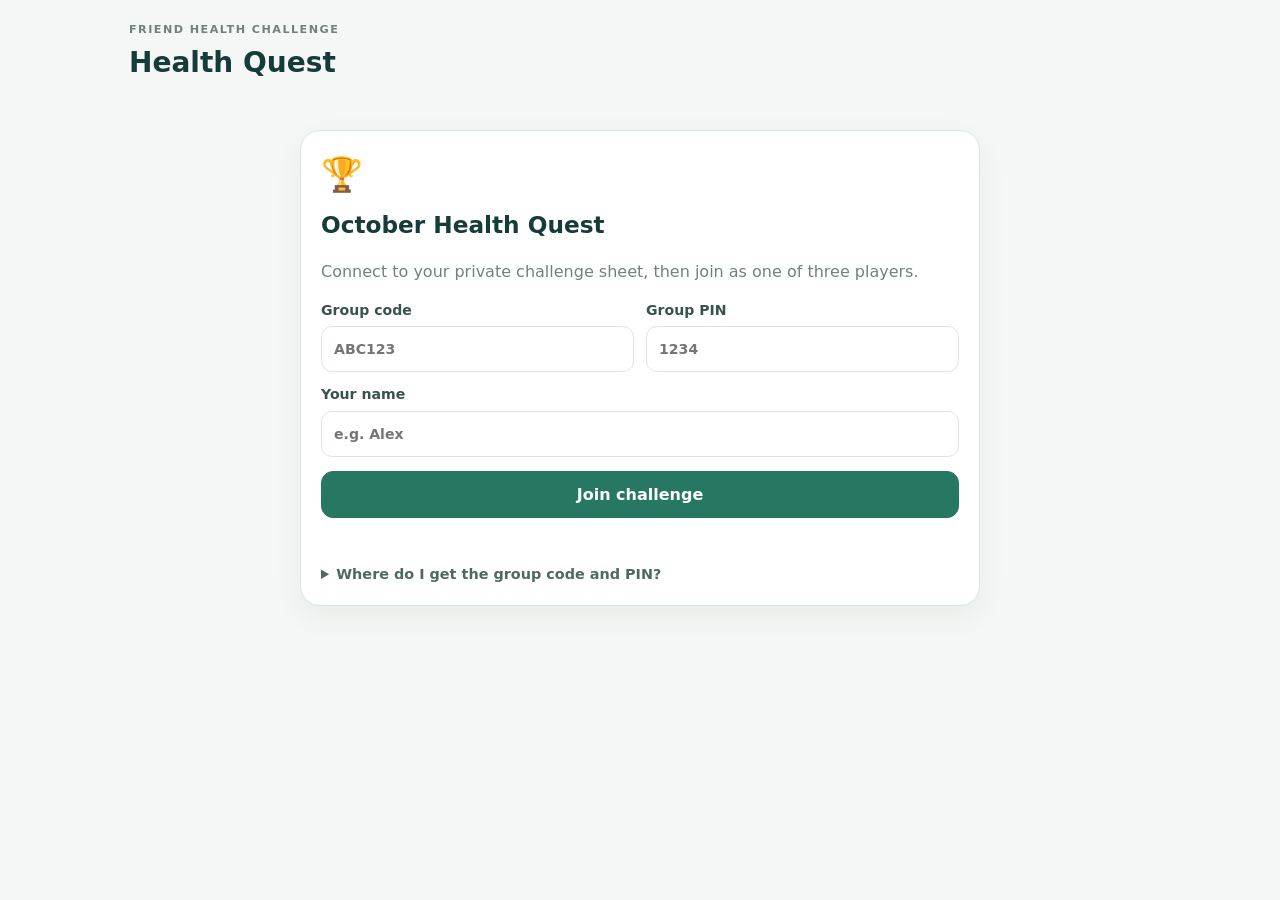
<file: index.html>
<!doctype html>
<html lang="en">
<head>
  <meta charset="utf-8">
  <meta name="viewport" content="width=device-width, initial-scale=1, viewport-fit=cover">
  <meta name="theme-color" content="#143b37">
  <meta name="apple-mobile-web-app-capable" content="yes">
  <meta name="apple-mobile-web-app-status-bar-style" content="default">
  <title>Health Quest</title>
  <link rel="manifest" href="manifest.webmanifest">
  <link rel="stylesheet" href="styles.css?v=7">
</head>
<body>
  <div class="app-shell">
    <header class="topbar">
      <div>
        <div class="eyebrow">FRIEND HEALTH CHALLENGE</div>
        <h1>Health Quest</h1>
      </div>
      <button id="logoutBtn" class="text-button hidden">Switch player</button>
    </header>

    <main>
      <section id="connectView" class="card intro-card">
        <div class="hero-icon">🏆</div>
        <h2>October Health Quest</h2>
        <p>Connect to your private challenge sheet, then join as one of three players.</p>

        <div class="field-grid">
          <label>
            Group code
            <input id="groupCode" maxlength="8" autocomplete="off" placeholder="ABC123">
          </label>
          <label>
            Group PIN
            <input id="groupPin" inputmode="numeric" maxlength="8" autocomplete="off" placeholder="1234">
          </label>
        </div>

        <label>
          Your name
          <input id="playerName" maxlength="24" autocomplete="name" placeholder="e.g. Alex">
        </label>

        <button id="joinBtn" class="primary wide">Join challenge</button>
        <p id="connectMsg" class="message"></p>
        <details class="help-box">
          <summary>Where do I get the group code and PIN?</summary>
          <p>The spreadsheet owner gets both from the <strong>Config</strong> tab after running the included Google Apps Script setup.</p>
        </details>
      </section>

      <section id="setupView" class="hidden">
        <div class="card">
          <div class="section-head">
            <div>
              <div class="eyebrow">SET YOUR PERSONAL CHALLENGE</div>
              <h2>Rank your habits</h2>
            </div>
            <span id="setupPlayerName" class="pill"></span>
          </div>
          <p class="muted">Use each difficulty rank once. Rank #1 is your hardest habit. Major-goal XP adapts to difficulty: harder habits reward realistic lower targets, while easier habits reward higher commitments. Then describe exactly what a successful day means for that category.</p>
          <div id="goalEditor" class="goal-editor"></div>
          <button id="saveGoalsBtn" class="primary wide">Save goals & definitions</button>
          <p id="goalMsg" class="message"></p>
        </div>
      </section>

      <section id="gameView" class="hidden">
        <div class="card hero-card">
          <div>
            <div id="groupLabel" class="eyebrow"></div>
            <h2 id="welcomeText">Your challenge</h2>
            <div id="challengeStatus" class="muted"></div>
          </div>
          <div class="hero-actions">
            <button id="editGoalsBtn" class="small-button">Edit goal details</button>
            <div class="xp-orb">
              <strong id="myXp">0</strong>
              <span>XP</span>
            </div>
          </div>
        </div>

        <div class="two-col">
          <section class="card">
            <div class="section-head">
              <div>
                <div class="eyebrow">DAILY CHECK-IN</div>
                <h3 id="checkinDateLabel">Today</h3>
              </div>
              <select id="datePicker" class="compact-select"></select>
            </div>
            <div id="dailyTasks" class="daily-tasks"></div>
            <button id="saveCheckinBtn" class="primary wide">Save check-in</button>
            <p id="checkinMsg" class="message"></p>
          </section>

          <section class="card random-card">
            <div class="section-head">
              <div>
                <div class="eyebrow">DAILY RANDOM CHECK</div>
                <h3>🎲 Verification</h3>
              </div>
              <span id="verificationStatus" class="status-chip">Pending</span>
            </div>
            <div id="randomCheckBox" class="random-check-box"></div>
            <div id="verificationButtons" class="verification-buttons hidden">
              <button data-status="Verified">Verified</button>
              <button data-status="Failed" class="danger">Failed</button>
              <button data-status="Excused">Excused</button>
            </div>
          </section>
        </div>

        <section class="card">
          <div class="section-head">
            <div>
              <div class="eyebrow">FRIENDLY COMPETITION</div>
              <h3>Leaderboard</h3>
            </div>
            <button id="refreshBtn" class="small-button">Refresh</button>
          </div>
          <div id="leaderboard"></div>
        </section>

        <section class="card">
          <div class="section-head">
            <div>
              <div class="eyebrow">YOUR MONTH</div>
              <h3>Goal progress</h3>
            </div>
            <span class="muted">October 1–31</span>
          </div>
          <div id="progressGrid" class="progress-grid"></div>
        </section>

        <section class="card">
          <div class="section-head">
            <div>
              <div class="eyebrow">GROUP GOAL DEFINITIONS</div>
              <h3>What counts for everyone</h3>
            </div>
            <span class="muted">Visible to all players</span>
          </div>
          <p class="muted">These descriptions make random verification fair: everyone can see exactly what each player committed to.</p>
          <div id="groupGoals"></div>
        </section>

        <section class="card">
          <div class="section-head">
            <div>
              <div class="eyebrow">VERIFICATION HISTORY</div>
              <h3>Random check audit</h3>
            </div>
            <span class="muted">Created checks only</span>
          </div>
          <div id="auditLog"></div>
        </section>

        <section class="card rules-card">
          <div class="eyebrow">HOW SCORING WORKS</div>
          <div class="rules-grid">
            <div><strong>🏆 Major goals</strong><span>Most of the XP. Major XP is earned progressively as you complete days, up to the category’s full reward.</span></div>
            <div><strong>🔥 Streaks</strong><span>Every 3 consecutive days in one category earns +10 XP.</span></div>
            <div><strong>⚡ Extra effort</strong><span>One extra effort bonus per category per day earns +5 XP.</span></div>
            <div><strong>🎲 Random check</strong><span>One player and category are frozen for each day. A failed check removes that completion. If the assigned player passes the random check, they earn +5 XP.</span></div>
          </div>
        </section>
      </section>
    </main>
  </div>

  <template id="goalRowTemplate">
    <div class="goal-row">
      <div class="goal-title"></div>
      <label>Difficulty
        <select class="rank-select">
          <option value="1">#1 hardest</option>
          <option value="2">#2</option>
          <option value="3">#3</option>
          <option value="4">#4 easiest</option>
        </select>
      </label>
      <label>Monthly target
        <select class="target-select">
          <option value="0.6">60%</option>
          <option value="0.7">70%</option>
          <option value="0.8">80%</option>
          <option value="0.9">90%</option>
          <option value="1">100%</option>
        </select>
      </label>
      <div class="goal-reward"></div>
      <label class="goal-description">What does success look like for you?
        <textarea class="description-input" maxlength="240" rows="3" placeholder="Example: Drink at least 3L of water today."></textarea>
      </label>
    </div>
  </template>

  <script type="module" src="app-v7.js?v=7"></script>
</body>
</html>
</file>
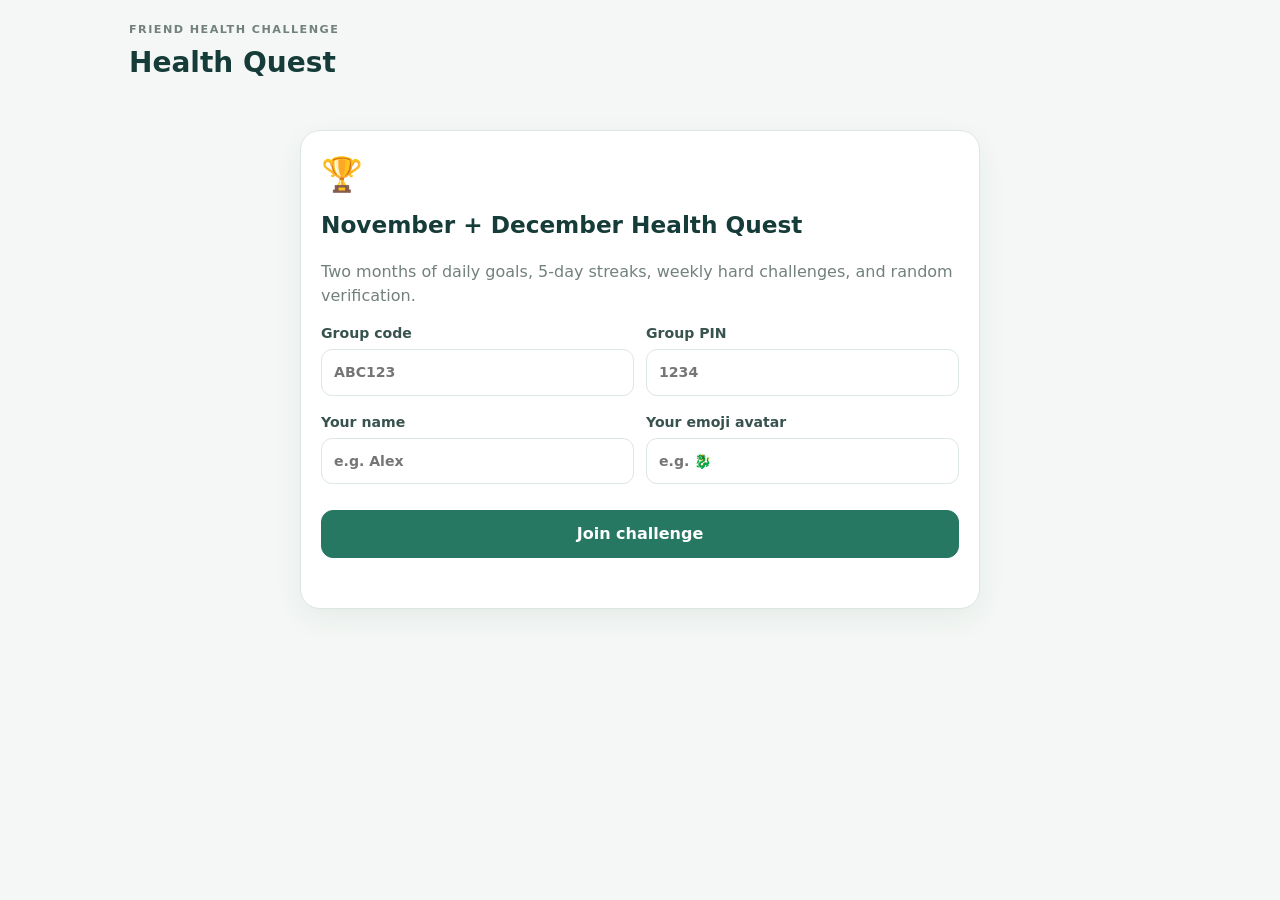
<file: nov-dec/index.html>
<!doctype html>
<html lang="en">
<head>
  <meta charset="utf-8">
  <meta name="viewport" content="width=device-width, initial-scale=1, viewport-fit=cover">
  <meta name="theme-color" content="#143b37">
  <meta name="apple-mobile-web-app-capable" content="yes">
  <meta name="apple-mobile-web-app-status-bar-style" content="default">
  <title>Health Quest — Nov + Dec</title>
  <link rel="manifest" href="manifest.webmanifest">
  <link rel="stylesheet" href="styles.css?v=9">
</head>
<body>
  <div class="app-shell">
    <header class="topbar">
      <div>
        <div class="eyebrow">FRIEND HEALTH CHALLENGE</div>
        <h1>Health Quest</h1>
      </div>
      <button id="logoutBtn" class="text-button hidden">Switch player</button>
    </header>

    <main>
      <section id="connectView" class="card intro-card">
        <div class="hero-icon">🏆</div>
        <h2>November + December Health Quest</h2>
        <p>Two months of daily goals, 5-day streaks, weekly hard challenges, and random verification.</p>

        <div class="field-grid">
          <label>Group code
            <input id="groupCode" maxlength="8" autocomplete="off" placeholder="ABC123">
          </label>
          <label>Group PIN
            <input id="groupPin" inputmode="numeric" maxlength="8" autocomplete="off" placeholder="1234">
          </label>
        </div>

        <div class="field-grid">
          <label>Your name
            <input id="playerName" maxlength="24" autocomplete="name" placeholder="e.g. Alex">
          </label>
          <label>Your emoji avatar
            <input id="playerAvatar" maxlength="12" autocomplete="off" placeholder="e.g. 🐉">
          </label>
        </div>

        <button id="joinBtn" class="primary wide">Join challenge</button>
        <p id="connectMsg" class="message"></p>
      </section>

      <section id="setupView" class="hidden">
        <div class="card">
          <div class="section-head">
            <div>
              <div class="eyebrow">SET YOUR NOVEMBER + DECEMBER CHALLENGE</div>
              <h2>Daily major goals</h2>
            </div>
            <span id="setupPlayerName" class="pill"></span>
          </div>

          <label>Your emoji avatar
            <input id="setupAvatar" maxlength="12" autocomplete="off" placeholder="e.g. 🐉">
          </label>

          <p class="muted">
            Use each difficulty rank once. Everyone has the same 2000 Major Goal XP available:
            #1 hardest = 800 XP, #2 = 600 XP, #3 = 400 XP, #4 easiest = 200 XP.
            Your chosen percentage changes the number of days required, not the maximum XP.
          </p>

          <div id="goalEditor" class="goal-editor"></div>
        </div>

        <div class="card">
          <div class="eyebrow">WEEKLY CHALLENGE POOL</div>
          <h2>Submit 3 hard weekly tasks</h2>
          <p class="muted">
            Add exactly 1 Fitness, 1 Nutrition, and 1 Spiritual / Mindfulness challenge.
            Every Sunday, one fresh random task is drawn from the combined group pool and assigned to everyone.
            A completed weekly task earns 30 XP.
          </p>
          <div id="weeklyTaskEditor"></div>
          <button id="saveGoalsBtn" class="primary wide">Save challenge setup</button>
          <p id="goalMsg" class="message"></p>
        </div>
      </section>

      <section id="gameView" class="hidden">
        <div class="card hero-card">
          <div>
            <div id="groupLabel" class="eyebrow"></div>
            <h2 id="welcomeText">Your challenge</h2>
            <div id="challengeStatus" class="muted"></div>
          </div>
          <div class="hero-actions">
            <button id="editGoalsBtn" class="small-button">Edit setup</button>
            <div class="xp-orb">
              <strong id="myXp">0</strong>
              <span>XP</span>
            </div>
          </div>
        </div>

        <section class="card weekly-highlight">
          <div class="section-head">
            <div>
              <div class="eyebrow">THIS WEEK</div>
              <h3 id="weeklyTitle">Weekly challenges</h3>
            </div>
            <span class="pill">30 XP each</span>
          </div>
          <div id="weeklyAssignments"></div>
          <p id="weeklyMsg" class="message"></p>
        </section>

        <div class="two-col">
          <section class="card">
            <div class="section-head">
              <div>
                <div class="eyebrow">DAILY CHECK-IN</div>
                <h3 id="checkinDateLabel">Today</h3>
              </div>
              <select id="datePicker" class="compact-select"></select>
            </div>
            <div id="dailyTasks" class="daily-tasks"></div>
            <button id="saveCheckinBtn" class="primary wide">Save check-in</button>
            <p id="checkinMsg" class="message"></p>
          </section>

          <section class="card random-card">
            <div class="section-head">
              <div>
                <div class="eyebrow">DAILY RANDOM CHECK</div>
                <h3>🎲 Verification</h3>
              </div>
              <span id="verificationStatus" class="status-chip">Pending</span>
            </div>
            <div id="randomCheckBox" class="random-check-box"></div>
            <div id="verificationButtons" class="verification-buttons hidden">
              <button data-status="Verified">Verified</button>
              <button data-status="Failed" class="danger">Failed</button>
              <button data-status="Excused">Excused</button>
            </div>
          </section>
        </div>

        <section class="card">
          <div class="section-head">
            <div>
              <div class="eyebrow">FRIENDLY COMPETITION</div>
              <h3>Leaderboard</h3>
            </div>
            <button id="refreshBtn" class="small-button">Refresh</button>
          </div>
          <div id="leaderboard"></div>
        </section>

        <section class="card">
          <div class="section-head">
            <div>
              <div class="eyebrow">YOUR TWO MONTHS</div>
              <h3>Major goal progress</h3>
            </div>
            <span class="muted">Nov 1 – Dec 31</span>
          </div>
          <div id="progressGrid" class="progress-grid"></div>
        </section>

        <section class="card">
          <div class="section-head">
            <div>
              <div class="eyebrow">GROUP GOAL DEFINITIONS</div>
              <h3>What counts for everyone</h3>
            </div>
            <span class="muted">Visible to all players</span>
          </div>
          <div id="groupGoals"></div>
        </section>

        

        

        <section class="card rules-card">
          <div class="eyebrow">HOW SCORING WORKS</div>
          <div class="rules-grid">
            <div><strong>🏆 Major goals</strong><span>2000 XP total available to everyone: 800 / 600 / 400 / 200 by difficulty rank. XP accrues proportionally toward each target.</span></div>
            <div><strong>🔥 Streaks</strong><span>Every 5 consecutive days in one daily category earns +10 XP.</span></div>
            <div><strong>🗓 Weekly challenge</strong><span>Every Sunday everyone gets the same randomly selected task from the group pool. Completing it earns +30 XP.</span></div>
            <div><strong>⚡ Extra effort</strong><span>One extra-effort bonus per category per day earns +5 XP.</span></div>
            <div><strong>🎲 Random check</strong><span>One player and one daily category are freshly drawn at random each day. Verified assigned player earns +5 XP.</span></div>
          </div>
        </section>
      </section>
    </main>
  </div>

  <template id="goalRowTemplate">
    <div class="goal-row">
      <div class="goal-title"></div>
      <label>Difficulty
        <select class="rank-select">
          <option value="1">#1 hardest · 800 XP</option>
          <option value="2">#2 · 600 XP</option>
          <option value="3">#3 · 400 XP</option>
          <option value="4">#4 easiest · 200 XP</option>
        </select>
      </label>
      <label>Two-month target
        <select class="target-select">
          <option value="0.6">60%</option>
          <option value="0.7">70%</option>
          <option value="0.8">80%</option>
          <option value="0.9">90%</option>
          <option value="1">100%</option>
        </select>
      </label>
      <div class="goal-reward"></div>
      <label class="goal-description">What does a successful day mean?
        <textarea class="description-input" maxlength="240" rows="3" placeholder="Example: Drink at least 3L of water today."></textarea>
      </label>
    </div>
  </template>

  <script type="module" src="app-v9.js?v=9"></script>
</body>
</html>
</file>
<file: styles.css>
:root {
  --bg:#f4f7f5; --card:#ffffff; --ink:#153c38; --muted:#72817e; --line:#dce7e2;
  --green:#267862; --green-dark:#1c594a; --green-soft:#e8f4ef; --gold:#a87816;
  --gold-soft:#fff7df; --red:#aa4747; --shadow:0 10px 30px rgba(22,60,56,.06);
}
*{box-sizing:border-box}
html{background:var(--bg)}
body{margin:0;background:var(--bg);color:var(--ink);font:16px/1.45 system-ui,-apple-system,BlinkMacSystemFont,"Segoe UI",sans-serif}
button,input,select,textarea{font:inherit}
button{border:1px solid var(--line);background:white;color:var(--ink);border-radius:12px;padding:11px 14px;cursor:pointer}
button:disabled{opacity:.55;cursor:not-allowed}
button.primary{background:var(--green);border-color:var(--green);color:white;font-weight:800}
button.primary:hover{background:var(--green-dark)}
button.danger{color:var(--red);border-color:#edcaca}
button.wide{width:100%;margin-top:14px}
button.text-button{background:transparent;border:0;padding:8px;color:var(--muted)}
button.small-button{padding:7px 10px;font-size:.85rem}
input,select,textarea{width:100%;border:1px solid var(--line);border-radius:11px;background:#fff;color:var(--ink);padding:12px;outline:none}
textarea{resize:vertical;min-height:78px}
input:focus,select:focus,textarea:focus{border-color:#83b7a8;box-shadow:0 0 0 3px rgba(38,120,98,.08)}
label{display:block;font-size:.88rem;font-weight:750;color:#38534e}
label input,label select,label textarea{margin-top:6px}
.app-shell{max-width:1050px;margin:0 auto;padding:18px max(12px,env(safe-area-inset-left)) 36px}
.topbar{display:flex;align-items:center;justify-content:space-between;padding:4px 2px 16px}
h1,h2,h3,p{margin-top:0} h1{font-size:1.75rem;margin-bottom:0} h2{font-size:1.45rem} h3{font-size:1.12rem;margin-bottom:0}
.eyebrow{font-size:.7rem;letter-spacing:.13em;font-weight:900;color:var(--muted);margin-bottom:5px}
.card{background:var(--card);border:1px solid var(--line);border-radius:20px;padding:20px;margin-bottom:16px;box-shadow:var(--shadow)}
.intro-card{max-width:680px;margin:30px auto}.intro-card>p{color:var(--muted)}
.hero-icon{font-size:2.1rem;margin-bottom:8px}
.field-grid{display:grid;grid-template-columns:1fr 1fr;gap:12px;margin:16px 0 12px}
.help-box{margin-top:16px;color:var(--muted);font-size:.9rem}.help-box summary{cursor:pointer;font-weight:700;color:#4f6863}
.hidden{display:none!important}.muted{color:var(--muted)}
.message{min-height:1.25em;margin:10px 0 0;color:var(--muted)}.message.error{color:var(--red)}.message.success{color:var(--green)}
.section-head{display:flex;align-items:center;justify-content:space-between;gap:12px;margin-bottom:14px}
.pill,.status-chip{display:inline-flex;align-items:center;border-radius:999px;background:var(--green-soft);padding:6px 10px;font-size:.8rem;font-weight:850;color:var(--green-dark)}
.status-chip.pending{background:#f1f0ed;color:#6c665b}.status-chip.failed{background:#fbeaea;color:var(--red)}.status-chip.verified{background:var(--green-soft);color:var(--green-dark)}.status-chip.excused{background:#f1f0ed;color:#6c665b}
.goal-editor{display:grid;gap:10px;margin-top:16px}
.goal-row{display:grid;grid-template-columns:1.2fr 1fr 1fr .7fr;gap:12px;align-items:end;border:1px solid var(--line);border-radius:15px;padding:13px}
.goal-title{font-size:1.05rem;font-weight:900;padding-bottom:11px}.goal-reward{font-weight:900;text-align:right;padding-bottom:11px;color:var(--gold)}
.goal-description{grid-column:1/-1}
.hero-card{display:flex;justify-content:space-between;align-items:center;background:linear-gradient(145deg,#fff,#f5fbf8)}
.hero-actions{display:flex;align-items:center;gap:12px}
.xp-orb{min-width:90px;height:90px;border-radius:50%;background:var(--green);color:white;display:flex;flex-direction:column;align-items:center;justify-content:center;box-shadow:0 12px 24px rgba(38,120,98,.18)}.xp-orb strong{font-size:1.7rem;line-height:1}.xp-orb span{font-size:.72rem;font-weight:900;letter-spacing:.1em;margin-top:4px}
.two-col{display:grid;grid-template-columns:1.35fr .9fr;gap:16px}.compact-select{width:auto;min-width:125px;padding:8px 10px}
.daily-tasks{display:grid;gap:9px}.task-row{display:grid;grid-template-columns:1fr auto auto;gap:10px;align-items:center;border:1px solid var(--line);border-radius:15px;padding:12px}.task-name strong{display:block}.task-name small{display:block;color:var(--muted);margin-top:2px}.check-toggle{display:flex;align-items:center;gap:6px;font-size:.82rem;white-space:nowrap}.check-toggle input{width:auto;margin:0;transform:scale(1.15)}
.random-card{background:linear-gradient(145deg,#fff,#fffaf0)}.random-check-box{border:1px solid #eadcb1;background:var(--gold-soft);border-radius:15px;padding:16px}.random-name{font-size:1.25rem;font-weight:900;margin:4px 0}.random-category{font-size:1.05rem;font-weight:800}.verification-buttons{display:flex;gap:8px;flex-wrap:wrap;margin-top:12px}
.audit-definition{margin:12px 0;padding:10px 12px;background:#fff;border:1px solid #eadcb1;border-radius:11px}
.leader-row{display:grid;grid-template-columns:40px 1fr auto;gap:10px;align-items:center;padding:12px 0;border-bottom:1px solid var(--line)}.leader-row:last-child{border-bottom:0}.rank{font-weight:950;color:var(--muted)}.leader-name{font-weight:850}.leader-score{font-weight:950}.bar{height:8px;background:#edf3f0;border-radius:999px;overflow:hidden;margin-top:7px}.bar>span{display:block;height:100%;background:linear-gradient(90deg,var(--green),#4ca88b);border-radius:inherit}
.progress-grid{display:grid;grid-template-columns:repeat(4,1fr);gap:10px}.progress-card{border:1px solid var(--line);border-radius:16px;padding:14px}.progress-title{font-weight:900}.progress-number{font-size:1.45rem;font-weight:950;margin:6px 0 0}.progress-meta{font-size:.82rem;color:var(--muted);margin-top:7px}.xp-breakdown{font-size:.8rem;color:#526763;margin-top:8px}
.player-goals{border-top:1px solid var(--line);padding-top:16px;margin-top:16px}.player-goals:first-child{border-top:0;padding-top:0;margin-top:0}
.player-goals-title{font-weight:950;font-size:1.05rem;margin-bottom:10px}
.player-goal-grid{display:grid;grid-template-columns:1fr 1fr;gap:10px}
.group-goal{border:1px solid var(--line);border-radius:14px;padding:12px;background:#fbfdfc}
.group-goal-head{display:flex;justify-content:space-between;gap:8px;align-items:flex-start}
.group-goal-head span{font-size:.76rem;color:var(--muted);text-align:right}
.goal-definition{margin-top:8px;color:#38534e;white-space:pre-wrap}
.audit-table-wrap{overflow-x:auto;border:1px solid var(--line);border-radius:14px}
.audit-table{width:100%;border-collapse:collapse;min-width:760px;background:#fff}
.audit-table th,.audit-table td{padding:11px 12px;text-align:left;border-bottom:1px solid var(--line);vertical-align:top}
.audit-table th{font-size:.76rem;text-transform:uppercase;letter-spacing:.06em;color:var(--muted);background:#f8fbf9}
.audit-table td{font-size:.88rem}.audit-table tr:last-child td{border-bottom:0}
.empty-state{padding:18px;border:1px dashed var(--line);border-radius:14px;color:var(--muted);text-align:center}
.rules-grid{display:grid;grid-template-columns:1fr 1fr;gap:10px}.rules-grid>div{border:1px solid var(--line);border-radius:14px;padding:12px}.rules-grid strong,.rules-grid span{display:block}.rules-grid span{color:var(--muted);font-size:.88rem;margin-top:4px}
@media(max-width:760px){
  .app-shell{padding-top:12px}.card{padding:16px;border-radius:17px}.field-grid,.two-col{grid-template-columns:1fr}
  .goal-row{grid-template-columns:1fr 1fr}.goal-title{grid-column:1/-1;padding-bottom:0}.goal-reward{text-align:left;padding-bottom:0}.goal-description{grid-column:1/-1}
  .progress-grid,.player-goal-grid{grid-template-columns:1fr 1fr}.rules-grid{grid-template-columns:1fr}.hero-card{align-items:flex-start}.hero-actions{flex-direction:column-reverse;align-items:flex-end}.xp-orb{min-width:78px;width:78px;height:78px}.task-row{grid-template-columns:1fr auto}.task-row .extra-toggle{grid-column:2}.topbar h1{font-size:1.5rem}
}
@media(max-width:500px){.progress-grid,.player-goal-grid{grid-template-columns:1fr}}
</file>
<file: nov-dec/styles.css>
:root {
  --bg:#f4f7f5; --card:#ffffff; --ink:#153c38; --muted:#72817e; --line:#dce7e2;
  --green:#267862; --green-dark:#1c594a; --green-soft:#e8f4ef; --gold:#a87816;
  --gold-soft:#fff7df; --red:#aa4747; --shadow:0 10px 30px rgba(22,60,56,.06);
}
*{box-sizing:border-box}
html{background:var(--bg)}
body{margin:0;background:var(--bg);color:var(--ink);font:16px/1.45 system-ui,-apple-system,BlinkMacSystemFont,"Segoe UI",sans-serif}
button,input,select,textarea{font:inherit}
button{border:1px solid var(--line);background:white;color:var(--ink);border-radius:12px;padding:11px 14px;cursor:pointer}
button:disabled{opacity:.55;cursor:not-allowed}
button.primary{background:var(--green);border-color:var(--green);color:white;font-weight:800}
button.primary:hover{background:var(--green-dark)}
button.danger{color:var(--red);border-color:#edcaca}
button.wide{width:100%;margin-top:14px}
button.text-button{background:transparent;border:0;padding:8px;color:var(--muted)}
button.small-button{padding:7px 10px;font-size:.85rem}
input,select,textarea{width:100%;border:1px solid var(--line);border-radius:11px;background:#fff;color:var(--ink);padding:12px;outline:none}
textarea{resize:vertical;min-height:78px}
input:focus,select:focus,textarea:focus{border-color:#83b7a8;box-shadow:0 0 0 3px rgba(38,120,98,.08)}
label{display:block;font-size:.88rem;font-weight:750;color:#38534e}
label input,label select,label textarea{margin-top:6px}
.app-shell{max-width:1050px;margin:0 auto;padding:18px max(12px,env(safe-area-inset-left)) 36px}
.topbar{display:flex;align-items:center;justify-content:space-between;padding:4px 2px 16px}
h1,h2,h3,p{margin-top:0} h1{font-size:1.75rem;margin-bottom:0} h2{font-size:1.45rem} h3{font-size:1.12rem;margin-bottom:0}
.eyebrow{font-size:.7rem;letter-spacing:.13em;font-weight:900;color:var(--muted);margin-bottom:5px}
.card{background:var(--card);border:1px solid var(--line);border-radius:20px;padding:20px;margin-bottom:16px;box-shadow:var(--shadow)}
.intro-card{max-width:680px;margin:30px auto}.intro-card>p{color:var(--muted)}
.hero-icon{font-size:2.1rem;margin-bottom:8px}
.field-grid{display:grid;grid-template-columns:1fr 1fr;gap:12px;margin:16px 0 12px}
.help-box{margin-top:16px;color:var(--muted);font-size:.9rem}.help-box summary{cursor:pointer;font-weight:700;color:#4f6863}
.hidden{display:none!important}.muted{color:var(--muted)}
.message{min-height:1.25em;margin:10px 0 0;color:var(--muted)}.message.error{color:var(--red)}.message.success{color:var(--green)}
.section-head{display:flex;align-items:center;justify-content:space-between;gap:12px;margin-bottom:14px}
.pill,.status-chip{display:inline-flex;align-items:center;border-radius:999px;background:var(--green-soft);padding:6px 10px;font-size:.8rem;font-weight:850;color:var(--green-dark)}
.status-chip.pending{background:#f1f0ed;color:#6c665b}.status-chip.failed{background:#fbeaea;color:var(--red)}.status-chip.verified{background:var(--green-soft);color:var(--green-dark)}.status-chip.excused{background:#f1f0ed;color:#6c665b}
.goal-editor{display:grid;gap:10px;margin-top:16px}
.goal-row{display:grid;grid-template-columns:1.2fr 1fr 1fr .7fr;gap:12px;align-items:end;border:1px solid var(--line);border-radius:15px;padding:13px}
.goal-title{font-size:1.05rem;font-weight:900;padding-bottom:11px}.goal-reward{font-weight:900;text-align:right;padding-bottom:11px;color:var(--gold)}
.goal-description{grid-column:1/-1}
.hero-card{display:flex;justify-content:space-between;align-items:center;background:linear-gradient(145deg,#fff,#f5fbf8)}
.hero-actions{display:flex;align-items:center;gap:12px}
.xp-orb{min-width:90px;height:90px;border-radius:50%;background:var(--green);color:white;display:flex;flex-direction:column;align-items:center;justify-content:center;box-shadow:0 12px 24px rgba(38,120,98,.18)}.xp-orb strong{font-size:1.7rem;line-height:1}.xp-orb span{font-size:.72rem;font-weight:900;letter-spacing:.1em;margin-top:4px}
.two-col{display:grid;grid-template-columns:1.35fr .9fr;gap:16px}.compact-select{width:auto;min-width:125px;padding:8px 10px}
.daily-tasks{display:grid;gap:9px}.task-row{display:grid;grid-template-columns:1fr auto auto;gap:10px;align-items:center;border:1px solid var(--line);border-radius:15px;padding:12px}.task-name strong{display:block}.task-name small{display:block;color:var(--muted);margin-top:2px}.check-toggle{display:flex;align-items:center;gap:6px;font-size:.82rem;white-space:nowrap}.check-toggle input{width:auto;margin:0;transform:scale(1.15)}
.random-card{background:linear-gradient(145deg,#fff,#fffaf0)}.random-check-box{border:1px solid #eadcb1;background:var(--gold-soft);border-radius:15px;padding:16px}.random-name{font-size:1.25rem;font-weight:900;margin:4px 0}.random-category{font-size:1.05rem;font-weight:800}.verification-buttons{display:flex;gap:8px;flex-wrap:wrap;margin-top:12px}
.audit-definition{margin:12px 0;padding:10px 12px;background:#fff;border:1px solid #eadcb1;border-radius:11px}
.leader-row{display:grid;grid-template-columns:40px 1fr auto;gap:10px;align-items:center;padding:12px 0;border-bottom:1px solid var(--line)}.leader-row:last-child{border-bottom:0}.rank{font-weight:950;color:var(--muted)}.leader-name{font-weight:850}.leader-score{font-weight:950}.bar{height:8px;background:#edf3f0;border-radius:999px;overflow:hidden;margin-top:7px}.bar>span{display:block;height:100%;background:linear-gradient(90deg,var(--green),#4ca88b);border-radius:inherit}
.progress-grid{display:grid;grid-template-columns:repeat(4,1fr);gap:10px}.progress-card{border:1px solid var(--line);border-radius:16px;padding:14px}.progress-title{font-weight:900}.progress-number{font-size:1.45rem;font-weight:950;margin:6px 0 0}.progress-meta{font-size:.82rem;color:var(--muted);margin-top:7px}.xp-breakdown{font-size:.8rem;color:#526763;margin-top:8px}
.player-goals{border-top:1px solid var(--line);padding-top:16px;margin-top:16px}.player-goals:first-child{border-top:0;padding-top:0;margin-top:0}
.player-goals-title{font-weight:950;font-size:1.05rem;margin-bottom:10px}
.player-goal-grid{display:grid;grid-template-columns:1fr 1fr;gap:10px}
.group-goal{border:1px solid var(--line);border-radius:14px;padding:12px;background:#fbfdfc}
.group-goal-head{display:flex;justify-content:space-between;gap:8px;align-items:flex-start}
.group-goal-head span{font-size:.76rem;color:var(--muted);text-align:right}
.goal-definition{margin-top:8px;color:#38534e;white-space:pre-wrap}
.audit-table-wrap{overflow-x:auto;border:1px solid var(--line);border-radius:14px}
.audit-table{width:100%;border-collapse:collapse;min-width:760px;background:#fff}
.audit-table th,.audit-table td{padding:11px 12px;text-align:left;border-bottom:1px solid var(--line);vertical-align:top}
.audit-table th{font-size:.76rem;text-transform:uppercase;letter-spacing:.06em;color:var(--muted);background:#f8fbf9}
.audit-table td{font-size:.88rem}.audit-table tr:last-child td{border-bottom:0}
.empty-state{padding:18px;border:1px dashed var(--line);border-radius:14px;color:var(--muted);text-align:center}
.rules-grid{display:grid;grid-template-columns:1fr 1fr;gap:10px}.rules-grid>div{border:1px solid var(--line);border-radius:14px;padding:12px}.rules-grid strong,.rules-grid span{display:block}.rules-grid span{color:var(--muted);font-size:.88rem;margin-top:4px}
@media(max-width:760px){
  .app-shell{padding-top:12px}.card{padding:16px;border-radius:17px}.field-grid,.two-col{grid-template-columns:1fr}
  .goal-row{grid-template-columns:1fr 1fr}.goal-title{grid-column:1/-1;padding-bottom:0}.goal-reward{text-align:left;padding-bottom:0}.goal-description{grid-column:1/-1}
  .progress-grid,.player-goal-grid{grid-template-columns:1fr 1fr}.rules-grid{grid-template-columns:1fr}.hero-card{align-items:flex-start}.hero-actions{flex-direction:column-reverse;align-items:flex-end}.xp-orb{min-width:78px;width:78px;height:78px}.task-row{grid-template-columns:1fr auto}.task-row .extra-toggle{grid-column:2}.topbar h1{font-size:1.5rem}
}
@media(max-width:500px){.progress-grid,.player-goal-grid{grid-template-columns:1fr}}

textarea{resize:vertical;min-height:70px}
.hero-actions{display:flex;align-items:center;gap:12px}
.task-pool-section{border:1px solid var(--line);border-radius:16px;padding:14px;margin:12px 0}
.task-pool-title{font-weight:950;margin-bottom:10px}
.task-pool-inputs{display:grid;grid-template-columns:repeat(3,1fr);gap:10px}
.weekly-highlight{background:linear-gradient(145deg,#fff,#f3fbf7)}
.weekly-assignment{display:grid;grid-template-columns:1fr auto;gap:14px;align-items:center;border:1px solid var(--line);border-radius:15px;padding:14px;margin:9px 0}
.weekly-assignment.mine{border-color:#9bc8ba;background:#f6fbf9}
.weekly-player{font-weight:950}
.weekly-category{font-size:.82rem;color:var(--muted);margin-top:2px}
.weekly-task-text{font-size:1rem;font-weight:750;margin-top:7px}
.weekly-action{display:flex;flex-direction:column;gap:8px;align-items:flex-end}
.status-chip.completed{background:var(--green-soft);color:var(--green-dark)}
.status-chip.pending{background:#f1f0ed;color:#6c665b}
.weekly-complete-btn{font-size:.82rem}
@media(max-width:760px){
  .task-pool-inputs{grid-template-columns:1fr}
  .weekly-assignment{grid-template-columns:1fr}
  .weekly-action{align-items:flex-start}
  .hero-actions{flex-direction:column-reverse;align-items:flex-end}
}
</file>
